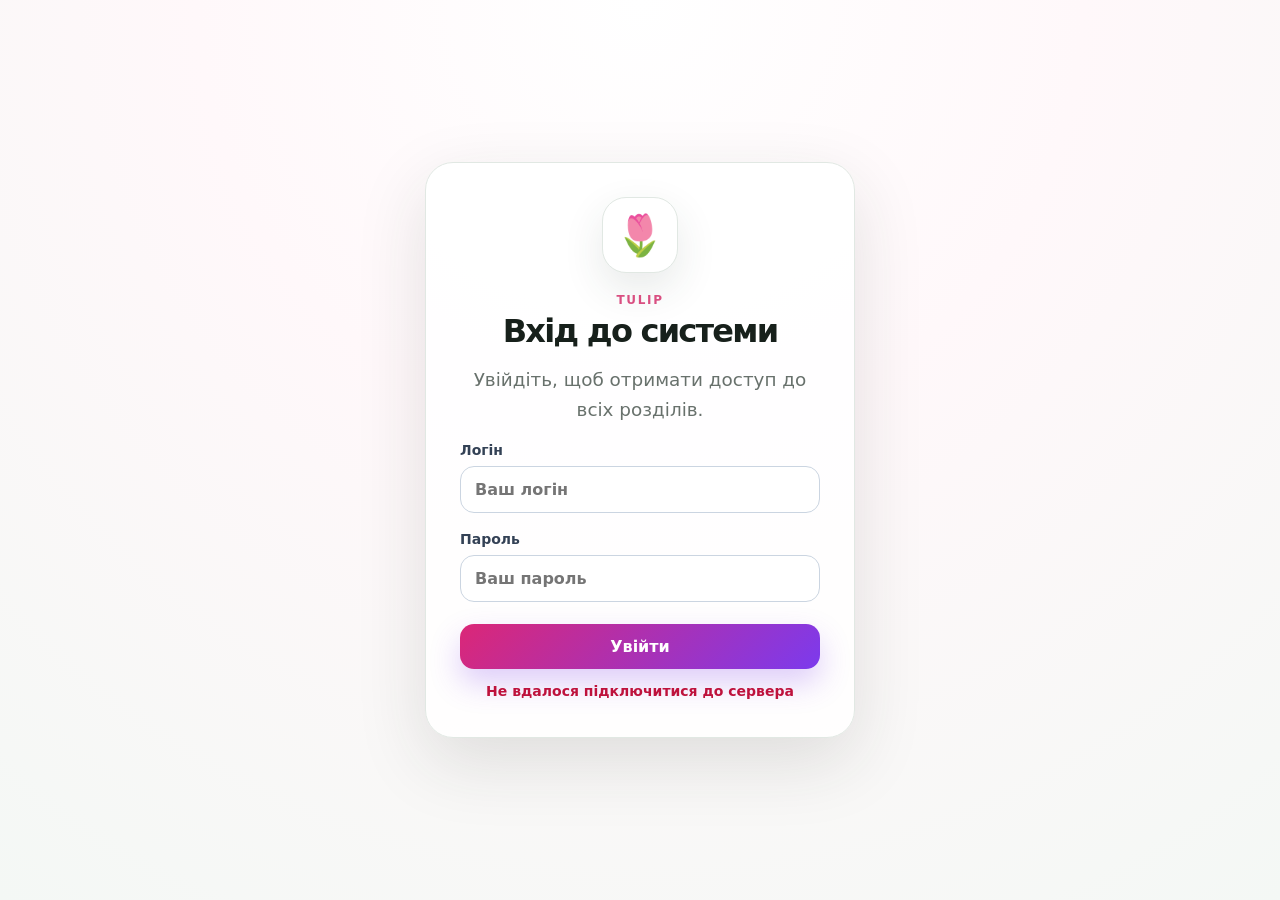
<file: index.html>
<!doctype html>
<html lang="uk">
<head>
  <meta charset="utf-8">
  <meta name="viewport" content="width=device-width, initial-scale=1">
  <meta name="description" content="Tulip">
  <title>Tulip🌷</title>
  <link rel="shortcut icon" href="favicon.ico">
  <style>
    :root { color-scheme:light; --ink:#17201b; --muted:#68716c; --line:#e1e8e3; --pink:#d94f81; --pink-soft:#fff1f6; }
    * { box-sizing:border-box; }
    body { min-height:100vh; margin:0; padding:24px; display:grid; place-items:center; color:var(--ink); background:radial-gradient(circle at 50% 0%,#fff 0,#fff8fa 40%,#f4f8f5 100%); font-family:system-ui,-apple-system,"Segoe UI",sans-serif; }
    main { width:min(900px,100%); }
    #loginScreen { width:min(430px,100%); }
    .login-card { padding:34px; background:rgba(255,255,255,.92); border:1px solid var(--line); border-radius:28px; box-shadow:0 24px 70px rgba(35,50,41,.13); }
    .mark { display:grid; width:76px; height:76px; margin:0 auto 20px; place-items:center; background:#fff; border:1px solid var(--line); border-radius:24px; box-shadow:0 16px 42px rgba(49,64,55,.11); font-size:40px; }
    .eyebrow { margin:0 0 8px; color:var(--pink); text-align:center; font-size:.75rem; font-weight:800; letter-spacing:.14em; text-transform:uppercase; }
    h1 { margin:0; text-align:center; font-size:clamp(2.6rem,8vw,5rem); line-height:1; letter-spacing:-.055em; }
    .login-card h1 { font-size:2rem; }
    .lead { max-width:560px; margin:18px auto 0; color:var(--muted); font-size:clamp(1rem,2.5vw,1.15rem); line-height:1.6; text-align:center; }
    .login-field { display:block; margin-top:18px; color:#334155; font-weight:700; }
    .login-field span { display:block; margin-bottom:8px; font-size:.875rem; }
    .login-field input { width:100%; padding:13px 14px; color:var(--ink); background:#fff; border:1px solid #cbd5e1; border-radius:14px; font:inherit; outline:none; }
    .login-field input:focus { border-color:var(--pink); box-shadow:0 0 0 4px rgba(217,79,129,.14); }
    .login-submit { width:100%; margin-top:22px; padding:13px 16px; color:#fff; background:linear-gradient(135deg,#db2777,#7c3aed); border:0; border-radius:14px; box-shadow:0 14px 30px rgba(124,58,237,.25); font:inherit; font-weight:800; cursor:pointer; }
    .login-submit:disabled { opacity:.7; cursor:wait; }
    #loginError { min-height:20px; margin-top:14px; color:#be123c; text-align:center; font-size:.875rem; font-weight:700; }
    #sectionPicker[hidden], #loginScreen[hidden] { display:none; }
    .hero { margin-bottom:38px; text-align:center; }
    .session { margin:16px 0 0; color:var(--muted); }
    .logout { padding:0; color:var(--pink); background:none; border:0; font:inherit; font-weight:700; cursor:pointer; text-decoration:underline; }
    .choices { display:grid; grid-template-columns:repeat(2,minmax(0,1fr)); gap:20px; }
    .choice { position:relative; min-height:230px; padding:28px; display:flex; flex-direction:column; color:inherit; overflow:hidden; background:rgba(255,255,255,.9); border:1px solid var(--line); border-radius:24px; box-shadow:0 18px 50px rgba(35,50,41,.08); text-decoration:none; transition:transform .2s ease,border-color .2s ease,box-shadow .2s ease; }
    .choice:hover { transform:translateY(-5px); border-color:#d6a2b5; box-shadow:0 24px 60px rgba(35,50,41,.13); }
    .choice:focus-visible { outline:4px solid #f4a6c2; outline-offset:4px; }
    .tag { align-self:flex-start; padding:6px 10px; color:#8c3152; background:var(--pink-soft); border-radius:999px; font-size:.74rem; font-weight:800; letter-spacing:.08em; text-transform:uppercase; }
    .choice h2 { position:relative; z-index:1; max-width:45%; margin:24px 0 8px; font-size:clamp(1.35rem,3vw,1.75rem); letter-spacing:-.025em; }
    .open { margin-top:auto; padding-top:28px; color:var(--pink); font-weight:750; }
    .choice-image { position:absolute; top:24px; right:18px; width:52%; height:150px; object-fit:contain; mix-blend-mode:multiply; transition:transform .2s ease; }
    .choice:hover .choice-image { transform:scale(1.03); }
    @media (max-width:650px) { body{padding:18px}.login-card{padding:26px 20px}.hero{margin-bottom:28px}.choices{grid-template-columns:1fr}.choice{min-height:205px;padding:24px}.choice-image{top:18px;height:135px} }
  </style>
</head>
<body>
  <main id="loginScreen" aria-labelledby="loginTitle" hidden>
    <form id="loginForm" class="login-card" autocomplete="on">
      <div class="mark" aria-hidden="true">🌷</div>
      <p class="eyebrow">Tulip</p>
      <h1 id="loginTitle">Вхід до системи</h1>
      <p class="lead">Увійдіть, щоб отримати доступ до всіх розділів.</p>
      <label class="login-field" for="loginUsername"><span>Логін</span><input id="loginUsername" name="username" type="text" placeholder="Ваш логін" autocomplete="username" required autofocus></label>
      <label class="login-field" for="loginPassword"><span>Пароль</span><input id="loginPassword" name="password" type="password" placeholder="Ваш пароль" autocomplete="current-password" required></label>
      <button id="loginSubmit" class="login-submit" type="submit">Увійти</button>
      <div id="loginError" role="alert" aria-live="polite"></div>
    </form>
  </main>
  <main id="sectionPicker" hidden>
    <header class="hero">
      <div class="mark" aria-hidden="true">🌷</div><h1>Tulip</h1><p class="lead">Оберіть потрібний розділ</p>
      <p class="session"><span id="currentUser"></span> · <button id="logoutButton" class="logout" type="button">Вийти</button></p>
    </header>
    <nav class="choices" aria-label="Розділи Tulip">
      <a class="choice" href="Prostatae/"><span class="tag">PI-RADS 2.1</span><h2>Prostatae</h2><img class="choice-image" src="prostatae-main.jpg" alt="" aria-hidden="true"><span class="open">Відкрити розділ →</span></a>
      <a class="choice" href="uterus/"><span class="tag">Test</span><h2>Uterus</h2><img class="choice-image" src="uterus-main.jpg" alt="" aria-hidden="true"><span class="open">Відкрити розділ →</span></a>
    </nav>
  </main>
  <script>
    const API = 'https://api.tulip-pirads.com/api';
    const loginScreen = document.getElementById('loginScreen');
    const sectionPicker = document.getElementById('sectionPicker');
    const errorBox = document.getElementById('loginError');
    function showPicker(user) {
      loginScreen.hidden = true; sectionPicker.hidden = false;
      document.getElementById('currentUser').textContent = user.username || user.login || '';
    }
    function showLogin(message = '') { sectionPicker.hidden = true; loginScreen.hidden = false; errorBox.textContent = message; }
    async function checkLogin() {
      try { const response = await fetch(`${API}/me`, { credentials:'include' }); const user = await response.json(); user.ok ? showPicker(user) : showLogin(); }
      catch (_) { showLogin('Не вдалося підключитися до сервера'); }
    }
    document.getElementById('loginForm').addEventListener('submit', async event => {
      event.preventDefault(); errorBox.textContent = '';
      const button = document.getElementById('loginSubmit'); button.disabled = true; button.textContent = 'Входимо…';
      try {
        const response = await fetch(`${API}/login`, { method:'POST', credentials:'include', headers:{'Content-Type':'application/json'}, body:JSON.stringify({ username:document.getElementById('loginUsername').value.trim(), password:document.getElementById('loginPassword').value }) });
        const data = await response.json(); if (!data.ok) throw new Error(data.error || 'Помилка входу'); await checkLogin();
      } catch (error) { errorBox.textContent = error.message || 'Не вдалося підключитися до сервера'; }
      finally { button.disabled = false; button.textContent = 'Увійти'; }
    });
    document.getElementById('logoutButton').addEventListener('click', async () => {
      await fetch(`${API}/logout`, { method:'POST', credentials:'include' }).catch(() => {});
      document.getElementById('loginPassword').value = ''; showLogin();
    });
    checkLogin();
  </script>
</body>
</html>
</file>
<file: uterus/styles.css>
:root {
  color-scheme: light;
  --bg: #f6f7f9;
  --card: #ffffff;
  --text: #0f172a;
  --muted: #666666;
  --accent: #0f172a;
  --accent-dark: #0f172a;
  --ring: rgba(15, 23, 42, 0.22);
  --panel-border: #e5e6ea;
  --btn-bg: #fafafa;
  --btn-border: #cccccc;
  --chip-bg: #f9f9f9;
  --image-border: #dddddd;
  --shadow: none;
}

* {
  box-sizing: border-box;
}

[hidden] {
  display: none !important;
}

body {
  min-height: 100vh;
  margin: 0;
  padding: 12px;
  font-family: system-ui, -apple-system, Segoe UI, Roboto, sans-serif;
  color: var(--text);
  background: var(--bg);
}

.reference-fab {
  position: fixed;
  top: 30px;
  right: 16px;
  z-index: 1000;
  display: flex;
  flex-direction: column;
  align-items: flex-end;
  gap: 8px;
}

.reference-fab-button {
  min-width: 66px;
  padding: 9px 13px;
  color: #fff;
  font: inherit;
  font-weight: 700;
  background: #0f172a;
  border: 0;
  border-radius: 9999px;
  box-shadow: 0 6px 18px rgba(0, 0, 0, 0.2);
  cursor: pointer;
}

.reference-fab-button:hover {
  background: #27272a;
}

.reference-fab-button:focus-visible,
.reference-dialog-close:focus-visible {
  outline: 4px solid var(--ring);
  outline-offset: 3px;
}

.reference-dialog-backdrop {
  position: fixed;
  z-index: 1100;
  inset: 0;
  background: rgba(0, 0, 0, 0.45);
}

.reference-dialog {
  position: fixed;
  top: 50%;
  left: 50%;
  z-index: 1101;
  width: min(960px, 94vw);
  max-height: 90vh;
  overflow: hidden;
  background: #fff;
  border: 1px solid #e5e7eb;
  border-radius: 12px;
  box-shadow: 0 30px 80px rgba(0, 0, 0, 0.35);
  transform: translate(-50%, -50%);
}

.reference-dialog-header {
  display: flex;
  min-height: 48px;
  padding: 10px 16px;
  align-items: center;
  justify-content: space-between;
  gap: 16px;
  color: #fff;
  background: #0f172a;
}

.reference-dialog-header h2 {
  margin: 0;
  font-size: 1rem;
}

.reference-dialog-close {
  padding: 0 4px;
  color: #fff;
  font: inherit;
  font-size: 1.5rem;
  line-height: 1;
  background: transparent;
  border: 0;
  cursor: pointer;
}

.reference-dialog-body {
  max-height: calc(90vh - 48px);
  padding: 12px;
  overflow: auto;
  background: #fff;
}

.reference-dialog-body img {
  display: block;
  width: 100%;
  height: auto;
  margin: 0 auto;
  object-fit: contain;
}

.endometriosis-dialog {
  width: min(820px, 94vw);
}

.app {
  width: min(1100px, 100%);
  margin: 0 auto;
  padding: 0;
}

.view {
  animation: fade-in 220ms ease-out;
}

.eyebrow {
  margin: 0 0 10px;
  color: var(--text);
  font-size: 0.82rem;
  font-weight: 800;
  letter-spacing: 0.12em;
  text-transform: uppercase;
}

h1 {
  max-width: 780px;
  margin: 0 0 12px;
  font-size: 1.5rem;
  line-height: 1.25;
  font-weight: 650;
}

.lead {
  max-width: 650px;
  margin: 14px 0 28px;
  color: var(--muted);
  font-size: 1rem;
  line-height: 1.5;
}

.gallery {
  display: grid;
  margin-top: clamp(24px, 4vw, 44px);
  grid-template-columns: repeat(4, minmax(0, 1fr));
  gap: 12px;
}

.image-card {
  display: flex;
  min-height: 100%;
  padding: 12px;
  flex-direction: column;
  gap: 10px;
  color: inherit;
  text-decoration: none;
  background: var(--card);
  border: 1px solid var(--panel-border);
  border-radius: 10px;
  box-shadow: var(--shadow);
  transition: transform 180ms ease, border-color 180ms ease;
}

.image-card:hover,
.image-card:focus-visible {
  transform: translateY(-2px);
  border-color: #333;
  box-shadow: var(--shadow);
}

.image-card:focus-visible {
  outline: 4px solid var(--ring);
  outline-offset: 4px;
}

.image-card img,
.detail-card img {
  display: block;
  width: 100%;
  background: #fff;
  border-radius: 8px;
  object-fit: contain;
}

.image-card img {
  aspect-ratio: 1 / 1;
  padding: 10px;
}

.caption {
  color: var(--text);
  font-size: 0.92rem;
  font-weight: 650;
  line-height: 1.2;
  text-align: center;
  text-transform: lowercase;
}

.detail {
  min-height: calc(100vh - 24px);
  display: grid;
  align-content: start;
  gap: 8px;
}

.back-link {
  justify-self: start;
  color: var(--text);
  font-weight: 650;
  text-decoration: none;
}

.back-link:hover,
.back-link:focus-visible {
  text-decoration: underline;
}

.detail-workspace {
  display: grid;
  width: 100%;
  grid-template-columns: minmax(0, 1fr);
  gap: clamp(10px, 2vw, 18px);
  align-items: start;
}

.detail-layout {
  display: grid;
  grid-template-columns: repeat(2, minmax(0, 1fr));
  gap: clamp(10px, 1.5vw, 16px);
}

.detail-card {
  min-width: 0;
  margin: 0;
  padding: 9px;
  background: var(--card);
  border: 1px solid var(--panel-border);
  border-radius: 10px;
  box-shadow: var(--shadow);
}

.detail-card img {
  max-height: min(66vh, 680px);
  padding: clamp(6px, 1.2vw, 10px);
}

.detail-card-reference {
  border-color: var(--panel-border);
}

@media (max-width: 900px) {
  .gallery {
    grid-template-columns: repeat(2, minmax(0, 1fr));
  }

  .detail-layout {
    grid-template-columns: minmax(0, 1fr);
  }
}

@media (max-width: 560px) {
  .app {
    width: min(100% - 20px, 1120px);
    padding: 24px 0;
  }

  .gallery {
    grid-template-columns: 1fr;
  }

  .image-card {
    border-radius: 10px;
  }
}

@keyframes fade-in {
  from {
    opacity: 0;
    transform: translateY(8px);
  }

  to {
    opacity: 1;
    transform: translateY(0);
  }
}

.image-stage {
  position: relative;
  overflow: hidden;
  background: #fff;
  border-radius: 8px;
  touch-action: none;
}

.myoma-marker {
  --marker-size: 58px;
  position: absolute;
  z-index: 2;
  display: inline-grid;
  width: var(--marker-width, var(--marker-size));
  height: var(--marker-height, var(--marker-size));
  place-items: center;
  padding: 0;
  color: #fff;
  font-size: clamp(0.5rem, calc(min(var(--marker-width, var(--marker-size)), var(--marker-height, var(--marker-size))) * 0.16), 0.95rem);
  font-weight: 900;
  line-height: 1;
  text-align: center;
  background: var(--myoma-color, rgba(15, 23, 42, 0.92));
  border: 0;
  border-radius: 999px;
  box-shadow: none;
  cursor: grab;
  transform: translate(-50%, -50%);
  user-select: none;
}

.myoma-marker:focus-visible {
  outline: 4px solid var(--ring);
  outline-offset: 3px;
}

.myoma-marker.is-dragging {
  cursor: grabbing;
  transform: translate(-50%, -50%) scale(1.06);
}

.myoma-marker.is-resize-ready,
.myoma-marker.is-resizing {
  cursor: nwse-resize;
}

.formation-marker {
  background: color-mix(in srgb, var(--myoma-color, #27ae60) 78%, #fff 10%);
}

.myoma-marker.is-linear-shape {
  min-height: 8px;
  border-radius: 999px;
}

.myoma-marker.is-resize-ready::after,
.myoma-marker.is-resizing::after {
  content: "";
  position: absolute;
  inset: -7px;
  border: 2px dashed rgba(128, 51, 72, 0.36);
  border-radius: inherit;
  pointer-events: none;
}

.myoma-panel {
  width: 100%;
  padding: 10px;
  background: var(--card);
  border: 1px solid var(--panel-border);
  border-radius: 10px;
  box-shadow: var(--shadow);
}

.myoma-panel-header {
  display: flex;
  align-items: center;
  justify-content: space-between;
  gap: 12px;
  margin-bottom: 10px;
}

.myoma-panel-header h2 {
  margin: 0;
  color: var(--text);
  font-size: 1.1rem;
}

.detail-card-actions {
  display: flex;
  justify-content: center;
  margin-top: 8px;
}

.download-image-button {
  display: inline-flex;
  align-items: center;
  justify-content: center;
  min-height: 34px;
  padding: 6px 10px;
  color: var(--text);
  font: inherit;
  font-weight: 400;
  background: var(--btn-bg);
  border: 1px solid var(--btn-border);
  border-radius: 8px;
  box-shadow: none;
  cursor: pointer;
}

.download-image-button:hover,
.download-image-button:focus-visible {
  background: #eeeeee;
}

.add-myoma-button {
  display: inline-grid;
  width: 38px;
  height: 38px;
  flex: 0 0 auto;
  place-items: center;
  padding: 0;
  color: var(--text);
  font: inherit;
  font-size: 1.45rem;
  font-weight: 700;
  line-height: 1;
  background: var(--btn-bg);
  border: 1px solid var(--btn-border);
  border-radius: 999px;
  box-shadow: none;
  cursor: pointer;
}

.add-myoma-button:hover,
.add-myoma-button:focus-visible {
  background: #eeeeee;
}

.add-myoma-button:focus-visible,
.delete-myoma-button:focus-visible,
.download-image-button:focus-visible,
.figo-input:focus-visible,
.annotation-label-input:focus-visible,
.color-input:focus-visible {
  outline: 4px solid var(--ring);
  outline-offset: 3px;
}

.myoma-table-wrap {
  overflow-x: auto;
}

.myoma-table {
  width: 100%;
  border-collapse: collapse;
  overflow: hidden;
  border: 1px solid var(--panel-border);
  border-radius: 8px;
}

.myoma-table th,
.myoma-table td {
  padding: 8px 10px;
  text-align: left;
  border-bottom: 1px solid var(--panel-border);
}

.myoma-table th {
  color: var(--text);
  font-size: 0.86rem;
  font-weight: 650;
  background: var(--bg);
}

.myoma-table tbody tr:last-child td {
  border-bottom: 0;
}

.myoma-table tbody tr {
  border-left: 6px solid var(--myoma-color, var(--accent));
}

.myoma-table [data-myoma-number-cell] {
  color: var(--myoma-color, var(--accent-dark));
  font-weight: 900;
}

.figo-input,
.annotation-label-input {
  width: min(240px, 100%);
  padding: 7px 9px;
  color: var(--text);
  font: inherit;
  font-weight: 700;
  background: #fff;
  border: 1px solid var(--btn-border);
  border-radius: 8px;
}

.color-input {
  width: 48px;
  height: 38px;
  padding: 3px;
  background: #fff;
  border: 1px solid var(--btn-border);
  border-radius: 8px;
  cursor: pointer;
}

.myoma-action-cell {
  width: 1%;
  text-align: center;
  white-space: nowrap;
}

.delete-myoma-button {
  display: inline-grid;
  width: 38px;
  height: 38px;
  place-items: center;
  padding: 0;
  color: var(--text);
  font: inherit;
  font-size: 1.45rem;
  font-weight: 900;
  line-height: 1;
  background: var(--btn-bg);
  border: 1px solid var(--btn-border);
  border-radius: 999px;
  cursor: pointer;
  transition: background 160ms ease, color 160ms ease, border-color 160ms ease;
}

.delete-myoma-button:hover,
.delete-myoma-button:focus-visible {
  color: #fff;
  background: #333;
  border-color: #333;
}

.report-panel {
  width: 100%;
  padding: 10px;
  background: var(--card);
  border: 1px solid var(--panel-border);
  border-radius: 10px;
  box-shadow: var(--shadow);
}

.collapsible-panel > .myoma-panel-header {
  margin-bottom: 0;
}

.collapsible-panel > .myoma-panel-header + :not([hidden]) {
  margin-top: 10px;
}

.collapse-panel-button {
  display: inline-flex;
  align-items: center;
  gap: 7px;
  padding: 7px 10px;
  color: var(--text);
  font: inherit;
  font-size: 0.85rem;
  font-weight: 750;
  cursor: pointer;
  background: var(--btn-bg);
  border: 1px solid var(--btn-border);
  border-radius: 8px;
}

.collapse-panel-button:hover,
.collapse-panel-button:focus-visible {
  background: #fff;
  border-color: #64748b;
}

.collapse-panel-button:focus-visible {
  outline: 4px solid var(--ring);
  outline-offset: 2px;
}

.collapse-panel-icon {
  font-size: 1rem;
  line-height: 1;
}

.report-grid,
.ovary-grid {
  display: grid;
  grid-template-columns: repeat(2, minmax(0, 1fr));
  gap: 9px;
}

.report-grid-wide {
  grid-column: 1 / -1;
}

.field-label,
.checkbox-label {
  display: grid;
  gap: 4px;
  color: var(--text);
  font-size: 0.9rem;
  font-weight: 650;
}

.checkbox-label {
  grid-auto-flow: column;
  justify-content: start;
  align-items: center;
}

.report-input,
.report-textarea,
.report-output {
  width: 100%;
  padding: 7px 9px;
  color: var(--text);
  font: inherit;
  background: #fff;
  border: 1px solid var(--btn-border);
  border-radius: 8px;
}

.report-textarea,
.report-output {
  resize: vertical;
}

.report-output {
  min-height: 220px;
  line-height: 1.5;
}

.annotation-size-input {
  min-width: 170px;
}

.annotation-location-input {
  min-width: 240px;
}

.ovary-card {
  display: grid;
  gap: 8px;
  margin: 0;
  padding: 10px;
  border: 1px solid var(--panel-border);
  border-radius: 10px;
}

.ovary-card legend {
  padding: 0 6px;
  font-weight: 800;
}

.clinical-sections,
.endometriosis-grid {
  display: grid;
  grid-template-columns: repeat(2, minmax(0, 1fr));
  gap: 9px;
}

.clinical-card {
  display: grid;
  align-content: start;
  gap: 8px;
  margin: 0;
  padding: 10px;
  border: 1px solid var(--panel-border);
  border-radius: 10px;
}

.clinical-card legend { padding: 0 6px; font-weight: 800; }
.clinical-card-wide { grid-column: 1 / -1; }
.inline-fields { display: grid; grid-template-columns: repeat(2, minmax(0, 1fr)); gap: 9px; }
.endometriosis-header { margin-bottom: 0; }
.endometriosis-header:has(+ .endometriosis-grid:not([hidden])) { margin-bottom: 10px; }
.endometriosis-actions { display: flex; align-items: center; justify-content: flex-end; gap: 12px; }

.switch-label { display: inline-flex; align-items: center; gap: 9px; font-size: .9rem; font-weight: 650; cursor: pointer; }
.switch-label input { position: absolute; width: 1px; height: 1px; opacity: 0; }
.switch { position: relative; width: 42px; height: 24px; background: #cbd5e1; border-radius: 999px; transition: background 160ms ease; }
.switch::after { content: ""; position: absolute; top: 3px; left: 3px; width: 18px; height: 18px; background: #fff; border-radius: 50%; transition: transform 160ms ease; }
.switch-label input:checked + .switch { background: var(--accent); }
.switch-label input:checked + .switch::after { transform: translateX(18px); }
.switch-label input:focus-visible + .switch { outline: 4px solid var(--ring); outline-offset: 3px; }

.ovary-findings {
  display: grid;
  gap: 7px;
}

.ovary-finding-entry {
  display: grid;
  gap: 7px;
  padding: 7px;
  background: #f8fafc;
  border: 1px solid var(--panel-border);
  border-radius: 8px;
}

.add-ovary-finding,
.delete-ovary-finding {
  justify-self: start;
  padding: 8px 12px;
  color: var(--text);
  font: inherit;
  font-weight: 700;
  cursor: pointer;
  background: #fff;
  border: 1px solid var(--btn-border);
  border-radius: 8px;
}

.add-ovary-finding:hover,
.add-ovary-finding:focus-visible,
.delete-ovary-finding:hover,
.delete-ovary-finding:focus-visible {
  color: #fff;
  background: #333;
  border-color: #333;
}

.checkbox-group {
  display: grid;
  grid-template-columns: repeat(2, minmax(0, 1fr));
  gap: 8px 12px;
  color: var(--text);
  font-size: 0.9rem;
}

.checkbox-group label {
  display: inline-flex;
  gap: 7px;
  align-items: center;
}

.report-input:focus-visible,
.report-textarea:focus-visible,
.report-output:focus-visible,
.checkbox-group input:focus-visible,
.checkbox-label input:focus-visible {
  outline: 4px solid var(--ring);
  outline-offset: 3px;
}

@media (max-width: 760px) {
  .endometriosis-header { align-items: flex-start; }
  .endometriosis-actions { flex-direction: column-reverse; align-items: flex-end; }

  .report-grid,
  .ovary-grid,
  .clinical-sections,
  .endometriosis-grid,
  .inline-fields,
  .checkbox-group {
    grid-template-columns: 1fr;
  }
}

.dimension-row {
  display: grid;
  grid-template-columns: repeat(3, minmax(0, 1fr));
  gap: 8px;
}

.dimension-input {
  min-width: 0;
  text-align: center;
}

.annotation-dimension-row {
  min-width: 240px;
}

.annotation-location-stack {
  display: grid;
  min-width: 260px;
  gap: 8px;
}

.report-preview {
  display: grid;
  grid-template-columns: minmax(220px, 0.55fr) minmax(360px, 1.45fr);
  gap: 24px;
  min-height: 320px;
  margin-bottom: 12px;
  padding: 20px;
  background: #fff;
  border: 1px solid var(--panel-border);
  border-radius: 10px;
}

.report-preview:empty::before {
  content: "Натисніть «Сформувати звіт», щоб побачити макет як у PI-RADS.";
  grid-column: 1 / -1;
  color: var(--muted);
}

.report-preview h3 {
  margin: 0 0 14px;
  font-size: 1.45rem;
  line-height: 1.15;
}

.report-preview-image {
  display: grid;
  align-content: start;
  gap: 12px;
}

.report-preview-image img {
  width: 100%;
  max-height: 680px;
  object-fit: contain;
  border: 1px solid var(--image-border);
}

.report-preview-text {
  color: var(--text);
  font-size: 1rem;
  line-height: 1.35;
}

.report-preview-text p {
  margin: 0 0 10px;
}

.report-preview-text strong {
  font-weight: 850;
}

.report-preview-section {
  margin-top: 18px;
}

.report-preview-lesion {
  margin: 18px 0 0;
}

.report-preview-lesion-title {
  display: flex;
  gap: 8px;
  align-items: center;
  margin-bottom: 5px;
  font-size: 1.08rem;
  font-weight: 850;
}

.report-preview-dot {
  width: 12px;
  height: 12px;
  flex: 0 0 auto;
  background: var(--myoma-color, #d93f5c);
  border-radius: 999px;
}

@media (max-width: 820px) {
  .report-preview {
    grid-template-columns: 1fr;
  }
}

@media (max-width: 560px) {
  .dimension-row,
  .annotation-dimension-row {
    grid-template-columns: 1fr;
  }
}

.myoma-marker {
  transform: translate(-50%, -50%) rotate(var(--marker-angle, 0deg));
}

.myoma-marker.is-dragging {
  transform: translate(-50%, -50%) rotate(var(--marker-angle, 0deg)) scale(1.06);
}

.myoma-marker.is-rotating,
.myoma-marker:has(.marker-rotate-handle:hover) {
  cursor: crosshair;
}

.marker-label {
  pointer-events: none;
}

.marker-rotate-handle {
  position: absolute;
  top: -24px;
  left: 50%;
  width: 14px;
  height: 14px;
  background: #fff;
  border: 2px solid currentColor;
  border-radius: 999px;
  transform: translateX(-50%);
  cursor: crosshair;
}

.marker-rotate-handle::before {
  content: "";
  position: absolute;
  left: 50%;
  bottom: -12px;
  width: 2px;
  height: 10px;
  background: currentColor;
  transform: translateX(-50%);
}

.annotation-angle-input {
  min-width: 82px;
  text-align: center;
}

.report-actions {
  display: inline-flex;
  flex-wrap: wrap;
  gap: 8px;
  justify-content: flex-end;
}

.report-preview-images {
  display: grid;
  grid-template-columns: minmax(0, 1fr);
  gap: 10px;
}

.report-preview-image img {
  max-height: 300px;
}

.home-tab {
  position: fixed;
  top: 30px;
  left: 16px;
  z-index: 1000;
  padding: 12px 16px;
  color: #fff;
  font-weight: 700;
  line-height: 1.2;
  text-decoration: none;
  background: #0f172a;
  border-radius: 9999px;
  box-shadow: 0 6px 18px rgba(0, 0, 0, 0.2);
}

.home-tab:hover { background: #27272a; }
.home-tab:focus-visible { outline: 4px solid var(--ring); outline-offset: 3px; }
</file>
